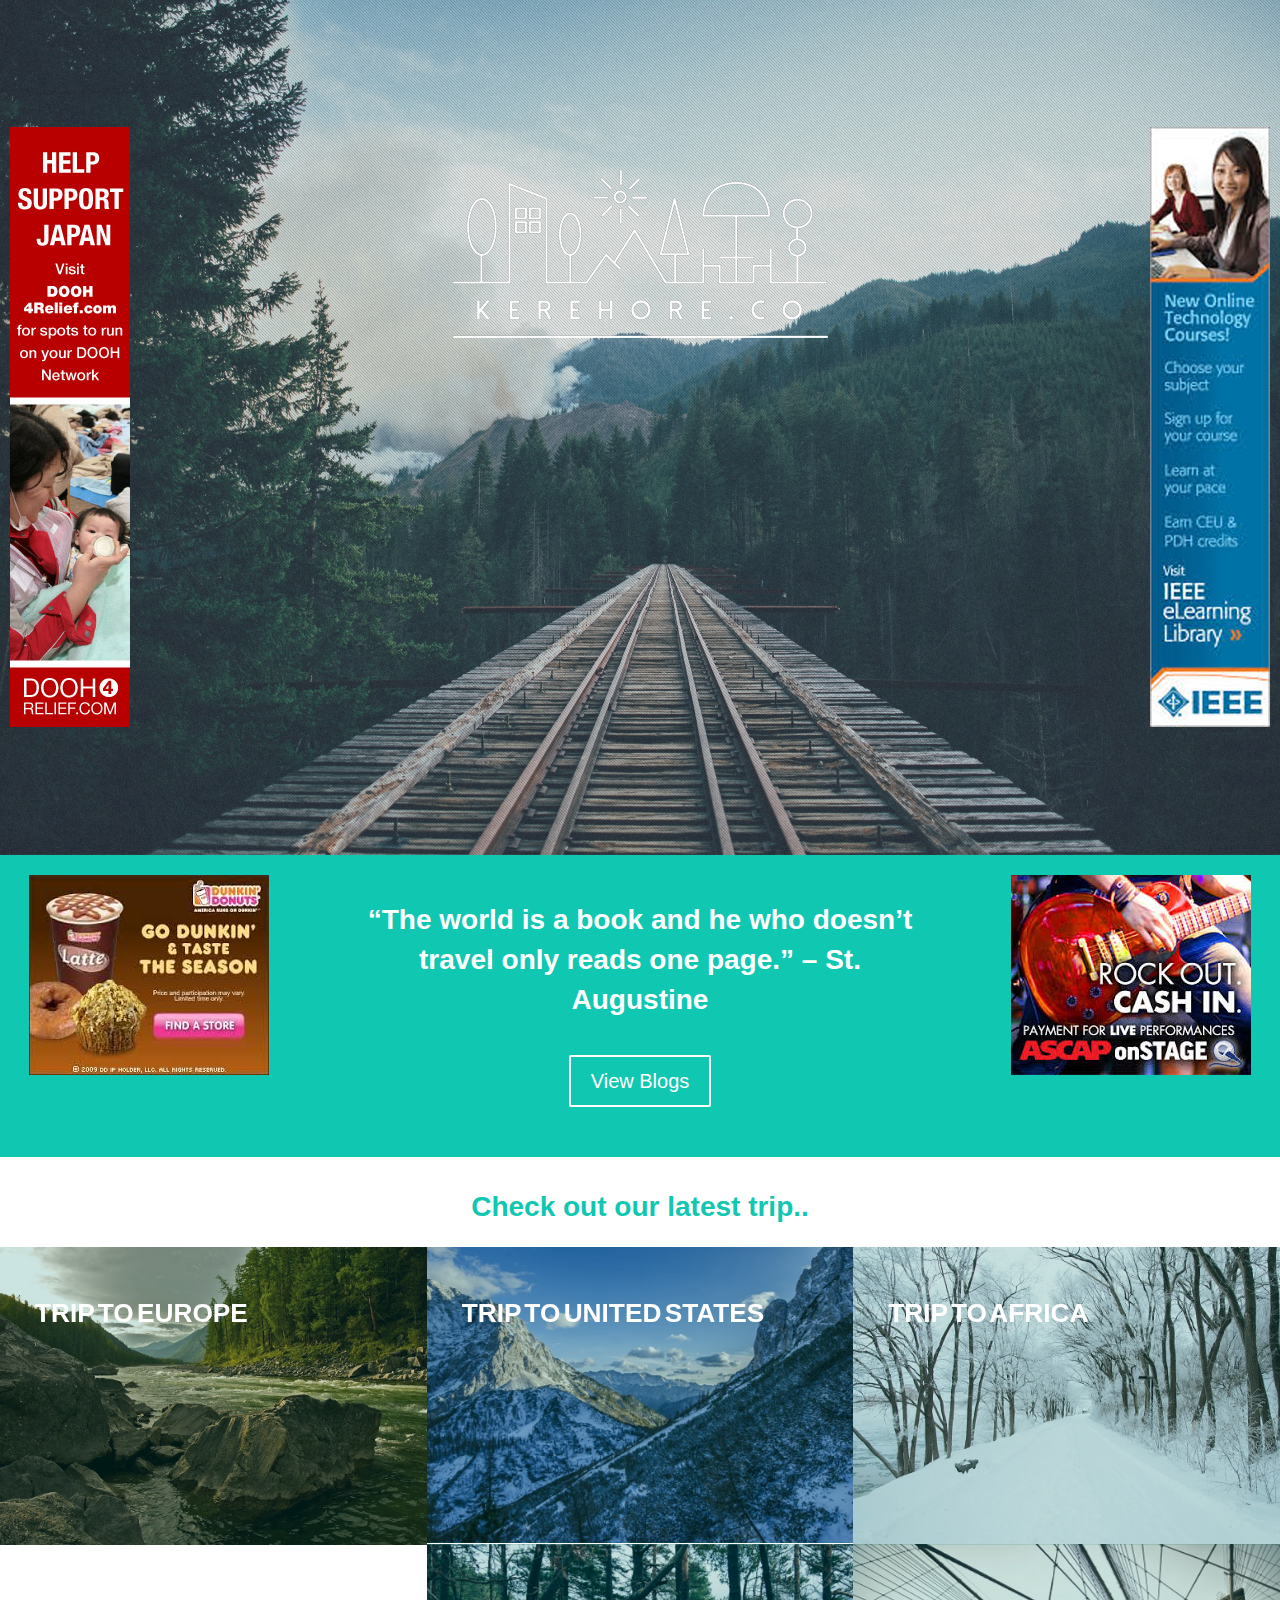
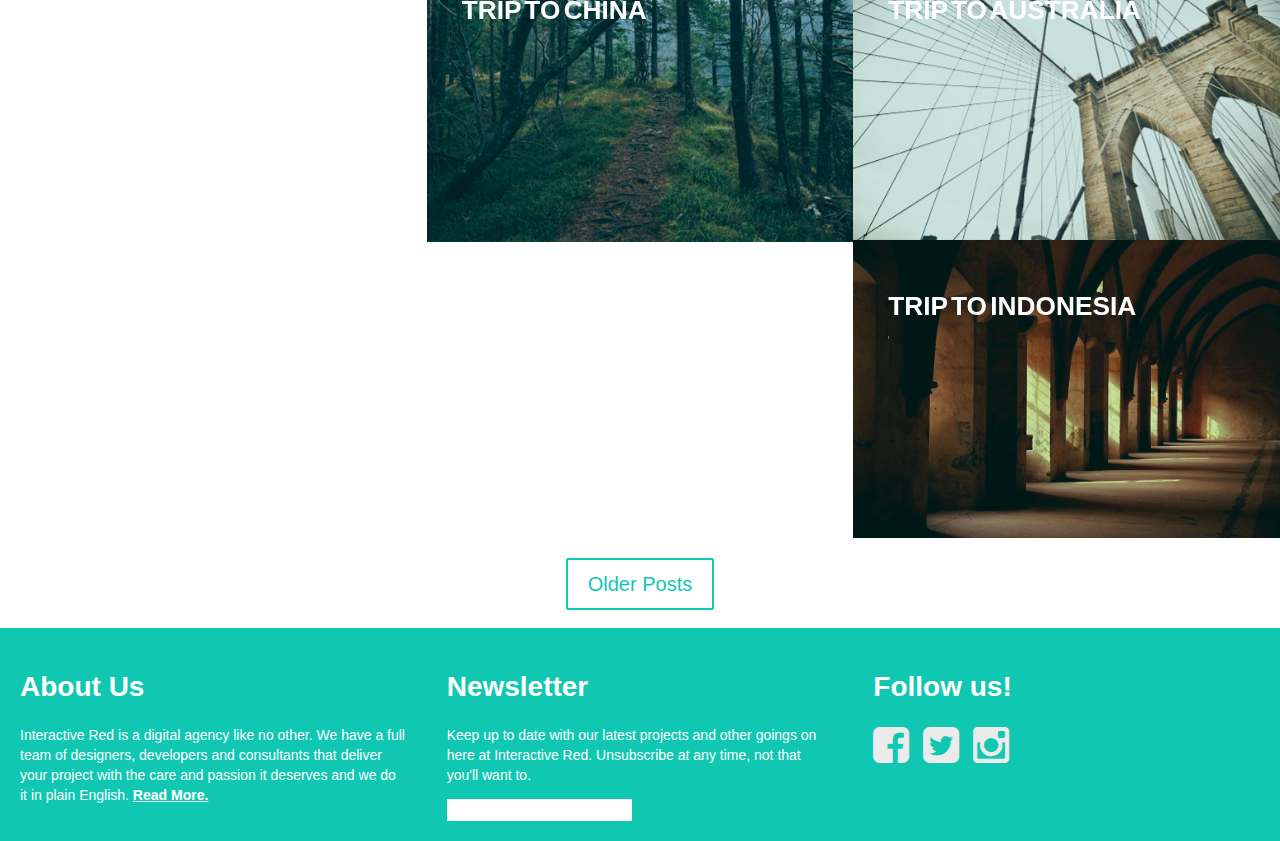
<file: index.html>
<!DOCTYPE html>
<html lang="en">
  <head>
    <meta charset="utf-8">
    <meta http-equiv="X-UA-Compatible" content="IE=edge">
    <meta name="viewport" content="width=device-width, initial-scale=1">
    <title>Travel Blog</title>

    <!-- Bootstrap -->
    <link href="css/normalize.css" rel="stylesheet">
    <link href="css/bootstrap.min.css" rel="stylesheet">
    <link href="css/set1.css" rel="stylesheet">
    <link href="css/animate.css" rel="stylesheet">
    <link href="css/default.css" rel="stylesheet">
    <link href="modules/slick/slick.css" rel="stylesheet"/>
    <link href="modules/font-awesome/css/font-awesome.min.css" rel="stylesheet">

  </head>
  <body>
    
    <header id="main_page">
      <div id="logo_container">
        <img class="wow fadeIn" src="img/kerehore.png" alt="logo">
      </div>
      <div id="background_pattern"></div>
      <div class="sky-ad-container" id="left_sky_ad">
        <img src="img/sky1.jpg">
      </div>
      <div class="sky-ad-container" id="right_sky_ad">
        <img src="img/sky2.jpg">
      </div>
      <div class="bg-slider">
        <div><img src="img/railroad-jackiepotorke.jpg"></div>
        <div><img src="img/deer-thomaslefebvre.jpg"></div>
        <div><img src="img/hills-jullianlavallee.jpg"></div>
        <div><img src="img/mountains-aleskrivec.jpg"></div>
      </div>

    </header>
    <section id="filler">
      <div class="row">
        <div class="col-lg-3 col-md-3">
          <div class="box-ad-container" id="left_box_ad">
            <img src="img/box1.jpg">
          </div>
        </div>
        <div class="col-lg-6 col-md-6">
          <div id="filler_content">
            <h1 class="wow bounceInLeft">“The world is a book and he who doesn’t travel only reads one page.” – St. Augustine</h1>
            <!--<h1 class="wow bounceInRight">“A good traveler has no fixed plans, and is not intent on arriving.” – Lao Tzu</h1> -->
            <a id="filler_button" class="wow flipInX" href="#">View Blogs</a>
          </div>
        </div>
        <div class="col-lg-3 col-md-3">
          <div class="box-ad-container" id="right_box_ad">
            <img src="img/box2.jpg">
          </div>
        </div>
      </div>
    </section>
    <section id="blog_post">
      <div class="bp-space">
        <h1 class="wow shake">Check out our latest trip..</h1>
      </div>
      <div class="row">
        <div class="col-lg-4 col-md-6 col-sm-12">
          <div class="grid">
            <figure class="effect-sarah">
              <img src="img/thumbnails/1.jpg" alt="img01"/>
              <figcaption>
                <h2><span>Trip to Europe</span></h2>
                <p>Lorem ipsum dolor sit amet, consectetuer adipiscing elit, sed diam nonummy nibh euismod tincidunt ut laoreet dolore magna aliquam erat volutpat.</p>
                <a href="blog.html">View more</a>
              </figcaption>         
            </figure>
          </div>
        </div>
        <div class="col-lg-4 col-md-6 col-sm-12">
          <div class="grid">
            <figure class="effect-sarah">
              <img src="img/thumbnails/2.jpg" alt="img01"/>
              <figcaption>
                <h2><span>Trip to United States</span></h2>
                <p>Lorem ipsum dolor sit amet, consectetuer adipiscing elit.</p>
                <a href="blog.html">View more</a>
              </figcaption>         
            </figure>
          </div>
        </div>
        <div class="col-lg-4 col-md-6 col-sm-12">
          <div class="grid">
            <figure class="effect-sarah">
              <img src="img/thumbnails/3.jpg" alt="img01"/>
              <figcaption>
                <h2><span>Trip to Africa</span></h2>
                <p>Lorem ipsum dolor sit amet, consectetuer adipiscing elit, sed diam nonummy nibh euismod tincidunt ut laoreet dolore magna aliquam erat volutpat.</p>
                <a href="blog.html">View more</a>
              </figcaption>         
            </figure>
          </div>
        </div>
        <div class="col-lg-4 col-md-6 col-sm-12">
          <div class="grid">
            <figure class="effect-sarah">
              <img src="img/thumbnails/4.jpg" alt="img01"/>
              <figcaption>
                <h2><span>Trip to China</span></h2>
                <p>Lorem ipsum dolor sit amet, consectetuer adipiscing elit.</p>
                <a href="blog.html">View more</a>
              </figcaption>         
            </figure>
          </div>
        </div>
        <div class="col-lg-4 col-md-6 col-sm-12">
        <div class="grid">
            <figure class="effect-sarah">
              <img src="img/thumbnails/5.jpg" alt="img01"/>
              <figcaption>
                <h2><span>Trip to Australia</span></h2>
                <p>Lorem ipsum dolor sit amet, consectetuer adipiscing elit, sed diam nonummy nibh euismod tincidunt ut laoreet dolore magna aliquam erat volutpat.</p>
                <a href="blog.html">View more</a>
              </figcaption>         
            </figure>
          </div>
        </div>
        <div class="col-lg-4 col-md-6 col-sm-12">
        <div class="grid">
            <figure class="effect-sarah">
              <img src="img/thumbnails/6.jpg" alt="img01"/>
              <figcaption>
                <h2><span>Trip to Indonesia</span></h2>
                <p>Lorem ipsum dolor sit amet, consectetuer adipiscing elit.</p>
                <a href="blog.html">View more</a>
              </figcaption>         
            </figure>
          </div>
        </div>
      </div>
      <div class="bp-space">
        <a href="#" id="blog_button" class="wow fadeIn">Older Posts</a>
      </div>
    </section>
    <footer>
      <div class="row">
        <div id="f_about" class="col-lg-4 col-md-4">
          <h1>About Us</h1>
          <p>Interactive Red is a digital agency like no other.

          We have a full team of designers, developers and consultants that deliver your project with the care and passion it deserves and we do it in plain English. <a href="#">Read More.</a>
          </p>
        </div>
        <div id="f_newsletter" class="col-lg-4 col-md-4">
          <h1>Newsletter</h1>
          <p>Keep up to date with our latest projects and other goings on here at Interactive Red. Unsubscribe at any time, not that you'll want to.</p>
          <form>
            <input type="email">
          </form>
        </div>
        <div id="f_follow" class="col-lg-4 col-md-4">
          <h1>Follow us!</h1>
          <a href="#"><i class="fa fa-facebook-square fa-3x"></i></a>
          <a href="#"><i class="fa fa-twitter-square fa-3x"></i></a>
          <a href="#"><i class="fa fa-instagram fa-3x"></i></a>
        </div>
      </div>
    </footer>

    <!-- jQuery (necessary for Bootstrap's JavaScript plugins) -->
    <!--<script src="https://ajax.googleapis.com/ajax/libs/jquery/1.11.1/jquery.min.js"></script> -->
    <!-- Include all compiled plugins (below), or include individual files as needed -->
    <script src="js/jquery-1.11.2.min.js"></script>
    <script src="js/bootstrap.min.js"></script>
    <script src="modules/slick/slick.min.js"></script>
    <script src="js/wow.min.js"></script>
    <script src="js/core.js"></script>
  </body>
</html>
</file>
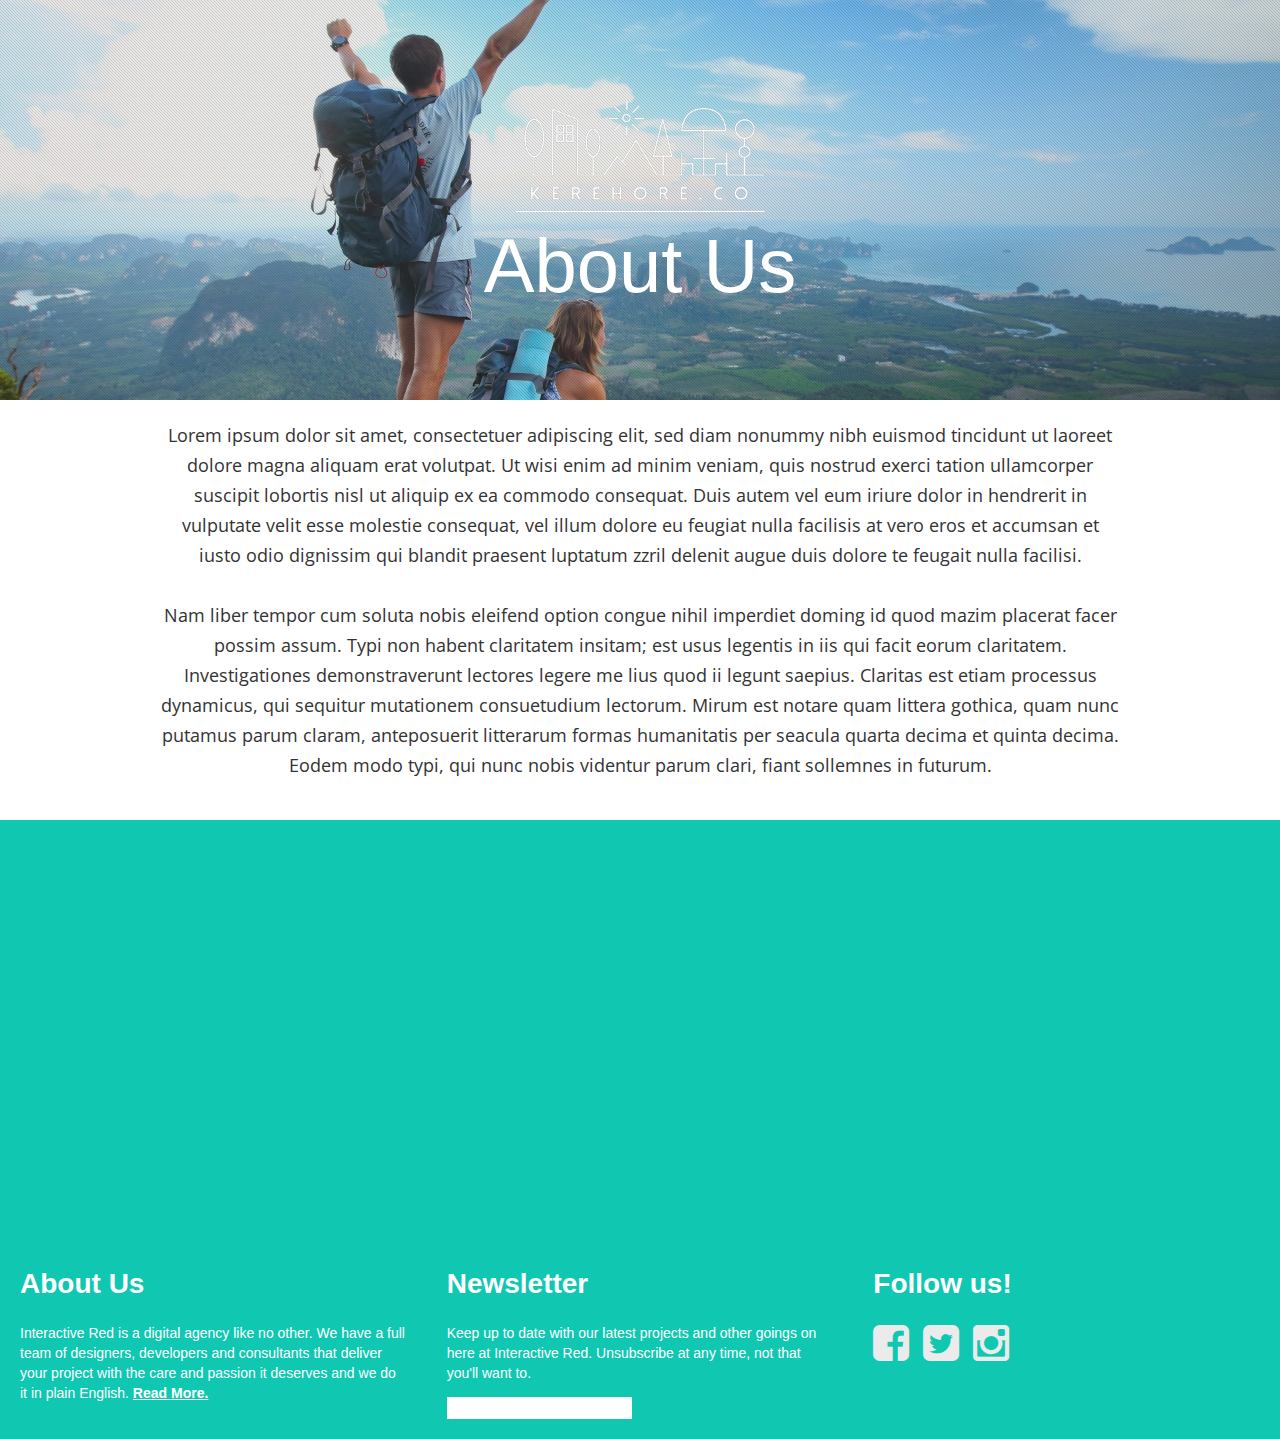
<file: about.html>
<!DOCTYPE html>
<html lang="en">
  <head>
    <meta charset="utf-8">
    <meta http-equiv="X-UA-Compatible" content="IE=edge">
    <meta name="viewport" content="width=device-width, initial-scale=1">
    <title>Travel Blog</title>

    <!-- Bootstrap -->
    <link href="css/normalize.css" rel="stylesheet">
    <link href="css/bootstrap.min.css" rel="stylesheet">
    <link href="css/animate.css" rel="stylesheet">
    <link href="css/set1.css" rel="stylesheet">
    <link href="css/about.css" rel="stylesheet">
    <link href="modules/slick/slick.css" rel="stylesheet"/>
    <link href="modules/font-awesome/css/font-awesome.min.css" rel="stylesheet">
    <link href='http://fonts.googleapis.com/css?family=Open+Sans' rel='stylesheet' type='text/css'>

  </head>
  <body>
    <section id="header">
        <div id="title_container">
            <div id="logo_container">
                <a href="index.html"><img src="img/kerehore.png" /></a>
            </div>
            <div id="post_title">
                About Us
            </div>
            <img class="title-element" src="img/headerabout.jpg" alt="hills"/>
            <div id="background_pattern"></div>
        </div>
    </section>      
    <section id="about_text_container">
      <div id="about_text">
        Lorem ipsum dolor sit amet, consectetuer adipiscing elit, sed diam nonummy nibh euismod tincidunt ut laoreet dolore magna aliquam erat volutpat. Ut wisi enim ad minim veniam, quis nostrud exerci tation ullamcorper suscipit lobortis nisl ut aliquip ex ea commodo consequat. Duis autem vel eum iriure dolor in hendrerit in vulputate velit esse molestie consequat, vel illum dolore eu feugiat nulla facilisis at vero eros et accumsan et iusto odio dignissim qui blandit praesent luptatum zzril delenit augue duis dolore te feugait nulla facilisi. <br/><br/>
        Nam liber tempor cum soluta nobis eleifend option congue nihil imperdiet doming id quod mazim placerat facer possim assum. Typi non habent claritatem insitam; est usus legentis in iis qui facit eorum claritatem. Investigationes demonstraverunt lectores legere me lius quod ii legunt saepius. Claritas est etiam processus dynamicus, qui sequitur mutationem consuetudium lectorum. Mirum est notare quam littera gothica, quam nunc putamus parum claram, anteposuerit litterarum formas humanitatis per seacula quarta decima et quinta decima. Eodem modo typi, qui nunc nobis videntur parum clari, fiant sollemnes in futurum.<br/>
      </div>
    </section>
    <section id="video_profile">
      <div id="video_container">
        <div class="embed-container">
          <iframe src='http://www.youtube.com/embed/m4Bm3cs9TFo' frameborder='0' allowfullscreen></iframe>
        </div>
      </div>
    </section>
    <footer>
      <div class="row">
        <div id="f_about" class="col-lg-4 col-md-4">
          <h1>About Us</h1>
          <p>Interactive Red is a digital agency like no other.

          We have a full team of designers, developers and consultants that deliver your project with the care and passion it deserves and we do it in plain English. <a href="#">Read More.</a>
          </p>
        </div>
        <div id="f_newsletter" class="col-lg-4 col-md-4">
          <h1>Newsletter</h1>
          <p>Keep up to date with our latest projects and other goings on here at Interactive Red. Unsubscribe at any time, not that you'll want to.</p>
          <form>
            <input type="email">
          </form>
        </div>
        <div id="f_follow" class="col-lg-4 col-md-4">
          <h1>Follow us!</h1>
          <a href="#"><i class="fa fa-facebook-square fa-3x"></i></a>
          <a href="#"><i class="fa fa-twitter-square fa-3x"></i></a>
          <a href="#"><i class="fa fa-instagram fa-3x"></i></a>
        </div>
      </div>
    </footer>
    <script src="js/jquery-1.11.2.min.js"></script>
    <script src="js/bootstrap.min.js"></script>
    <script src="modules/slick/slick.min.js"></script>
    <script src="js/wow.min.js"></script>
    <script src="js/blog.js"></script>
  </body>
</html>
</file>
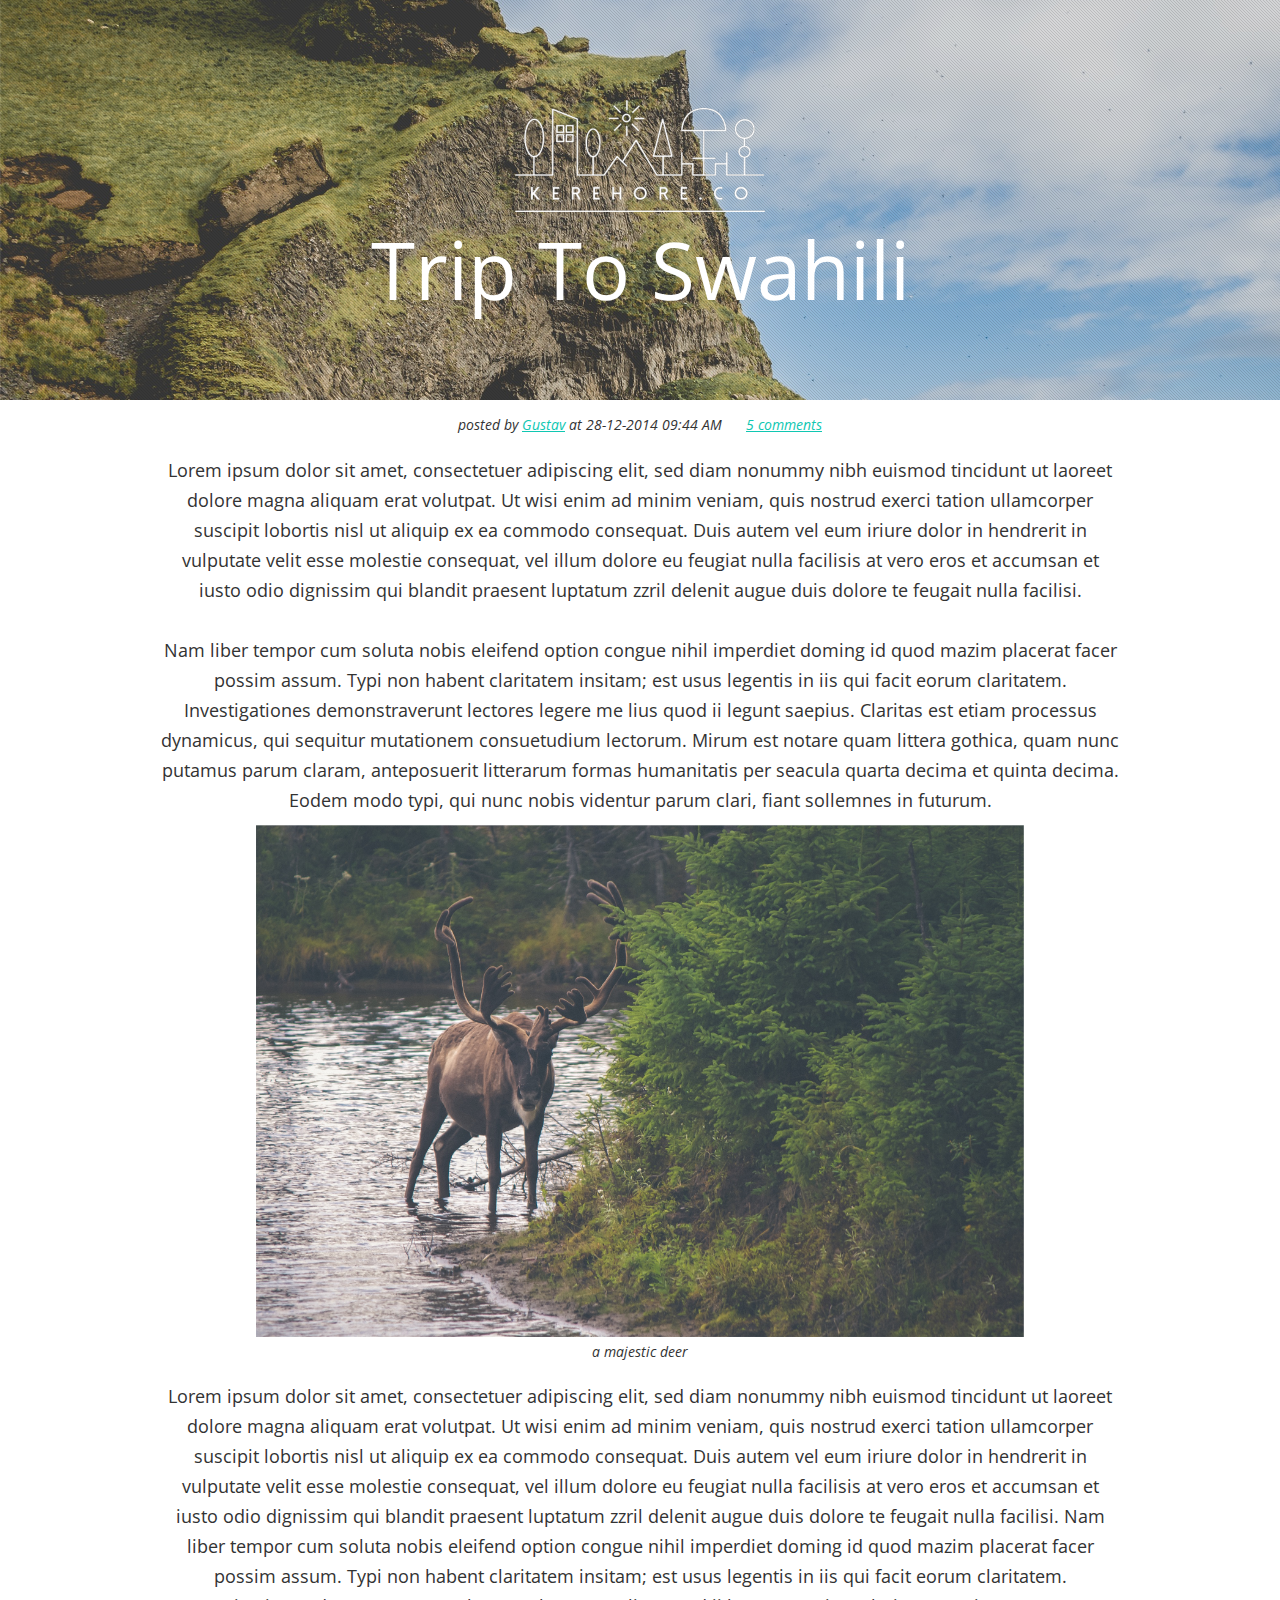
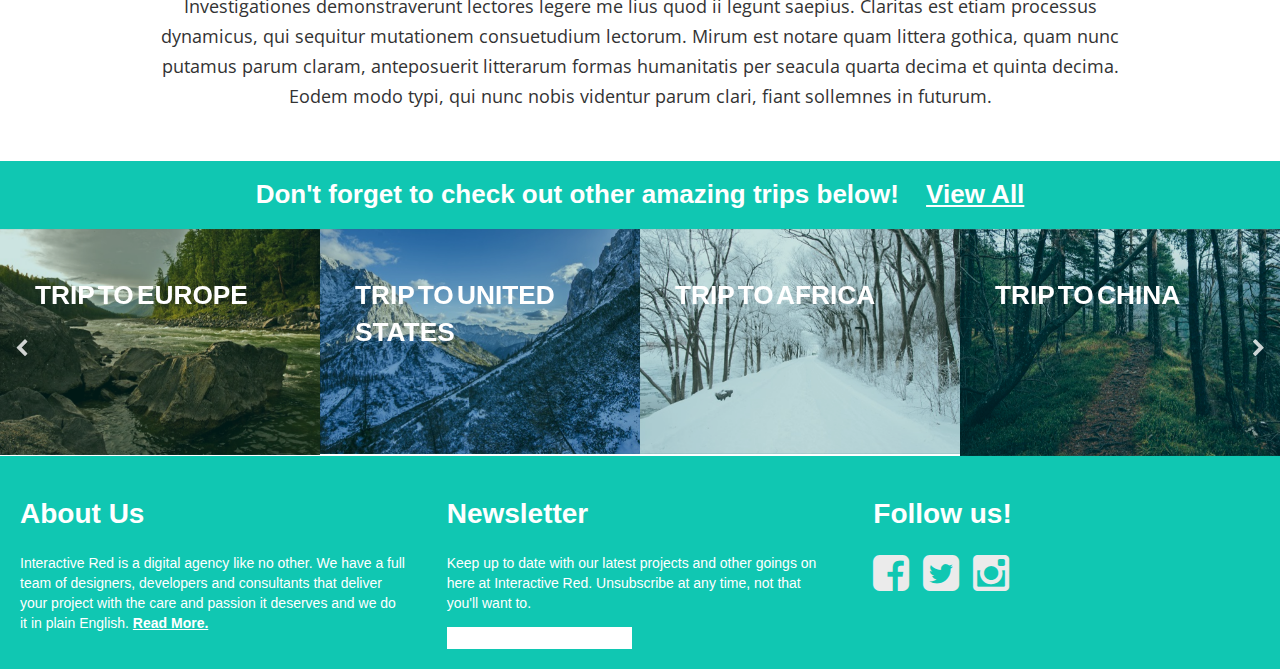
<file: blog.html>
<!DOCTYPE html>
<html lang="en">
  <head>
    <meta charset="utf-8">
    <meta http-equiv="X-UA-Compatible" content="IE=edge">
    <meta name="viewport" content="width=device-width, initial-scale=1">
    <title>Travel Blog</title>

    <!-- Bootstrap -->
    <link href="css/normalize.css" rel="stylesheet">
    <link href="css/bootstrap.min.css" rel="stylesheet">
    <link href="css/animate.css" rel="stylesheet">
    <link href="css/set1.css" rel="stylesheet">
    <link href="css/blog.css" rel="stylesheet">
    <link href="modules/slick/slick.css" rel="stylesheet"/>
    <link href="modules/font-awesome/css/font-awesome.min.css" rel="stylesheet">
    <link href='http://fonts.googleapis.com/css?family=Open+Sans' rel='stylesheet' type='text/css'>

  </head>
  <body>
    <section id="post">
        <div id="title_container">
            <div id="logo_container">
                <a href="index.html"><img src="img/kerehore.png" /></a>
            </div>
            <div id="post_title">
                Trip To Swahili
            </div>
            <img class="title-element" src="img/hills-jullianlavallee.jpg" alt="hills"/>
            <div id="background_pattern"></div>
        </div>
        <div id="post_container">
            <div id="post_metadata">
                <div id="meta_writer">posted by <span>Gustav</span> at 28-12-2014 09:44 AM</div>
                <div id="meta_comment">5 comments</div>
            </div>
            <div id="post_text">
                Lorem ipsum dolor sit amet, consectetuer adipiscing elit, sed diam nonummy nibh euismod tincidunt ut laoreet dolore magna aliquam erat volutpat. Ut wisi enim ad minim veniam, quis nostrud exerci tation ullamcorper suscipit lobortis nisl ut aliquip ex ea commodo consequat. Duis autem vel eum iriure dolor in hendrerit in vulputate velit esse molestie consequat, vel illum dolore eu feugiat nulla facilisis at vero eros et accumsan et iusto odio dignissim qui blandit praesent luptatum zzril delenit augue duis dolore te feugait nulla facilisi. <br/><br/>
                Nam liber tempor cum soluta nobis eleifend option congue nihil imperdiet doming id quod mazim placerat facer possim assum. Typi non habent claritatem insitam; est usus legentis in iis qui facit eorum claritatem. Investigationes demonstraverunt lectores legere me lius quod ii legunt saepius. Claritas est etiam processus dynamicus, qui sequitur mutationem consuetudium lectorum. Mirum est notare quam littera gothica, quam nunc putamus parum claram, anteposuerit litterarum formas humanitatis per seacula quarta decima et quinta decima. Eodem modo typi, qui nunc nobis videntur parum clari, fiant sollemnes in futurum.<br/>
                <img src="img/deer-thomaslefebvre.jpg" /><br/>
                <p id="img_desc">a majestic deer</p>
                Lorem ipsum dolor sit amet, consectetuer adipiscing elit, sed diam nonummy nibh euismod tincidunt ut laoreet dolore magna aliquam erat volutpat. Ut wisi enim ad minim veniam, quis nostrud exerci tation ullamcorper suscipit lobortis nisl ut aliquip ex ea commodo consequat. Duis autem vel eum iriure dolor in hendrerit in vulputate velit esse molestie consequat, vel illum dolore eu feugiat nulla facilisis at vero eros et accumsan et iusto odio dignissim qui blandit praesent luptatum zzril delenit augue duis dolore te feugait nulla facilisi. Nam liber tempor cum soluta nobis eleifend option congue nihil imperdiet doming id quod mazim placerat facer possim assum. Typi non habent claritatem insitam; est usus legentis in iis qui facit eorum claritatem. Investigationes demonstraverunt lectores legere me lius quod ii legunt saepius. Claritas est etiam processus dynamicus, qui sequitur mutationem consuetudium lectorum. Mirum est notare quam littera gothica, quam nunc putamus parum claram, anteposuerit litterarum formas humanitatis per seacula quarta decima et quinta decima. Eodem modo typi, qui nunc nobis videntur parum clari, fiant sollemnes in futurum.
            </div>
        </div>
    </section>
    <div id="carousel_title">
        Don't forget to check out other amazing trips below! <span>View All</span>
    </div>
    <div class="post-carousel">
        <i id="left_arrow" class="fa fa-chevron-left fa-lg"></i>
        <i id="right_arrow" class="fa fa-chevron-right fa-lg"></i>
        <div class="post-carousel-item">
            <div class="grid">
            <figure class="effect-sarah">
              <img src="img/thumbnails/1.jpg" alt="img01"/>
              <figcaption>
                <h2><span>Trip to Europe</span></h2>
                <p>Lorem ipsum dolor sit amet, consectetuer adipiscing elit, sed diam nonummy nibh euismod tincidunt ut laoreet dolore magna aliquam erat volutpat.</p>
              </figcaption>         
            </figure>
          </div>
        </div>
        <div class="post-carousel-item">
            <div class="grid">
            <figure class="effect-sarah">
              <img src="img/thumbnails/2.jpg" alt="img01"/>
              <figcaption>
                <h2><span>Trip to United States</span></h2>
                <p>Lorem ipsum dolor sit amet, consectetuer adipiscing elit.</p>
              </figcaption>         
            </figure>
          </div>
        </div>
        <div class="post-carousel-item">
            <div class="grid">
            <figure class="effect-sarah">
              <img src="img/thumbnails/3.jpg" alt="img01"/>
              <figcaption>
                <h2><span>Trip to Africa</span></h2>
                <p>Lorem ipsum dolor sit amet, consectetuer adipiscing elit, sed diam nonummy nibh euismod tincidunt ut laoreet dolore magna aliquam erat volutpat.</p>
              </figcaption>         
            </figure>
          </div>
        </div>
        <div class="post-carousel-item">
            <div class="grid">
            <figure class="effect-sarah">
              <img src="img/thumbnails/4.jpg" alt="img01"/>
              <figcaption>
                <h2><span>Trip to China</span></h2>
                <p>Lorem ipsum dolor sit amet, consectetuer adipiscing elit.</p>
              </figcaption>         
            </figure>
          </div>
        </div>
        <div class="post-carousel-item">
            <div class="grid">
            <figure class="effect-sarah">
              <img src="img/thumbnails/5.jpg" alt="img01"/>
              <figcaption>
                <h2><span>Trip to Australia</span></h2>
                <p>Lorem ipsum dolor sit amet, consectetuer adipiscing elit, sed diam nonummy nibh euismod tincidunt ut laoreet dolore magna aliquam erat volutpat.</p>
              </figcaption>         
            </figure>
          </div>
        </div>
        <div class="post-carousel-item">
            <div class="grid">
            <figure class="effect-sarah">
              <img src="img/thumbnails/6.jpg" alt="img01"/>
              <figcaption>
                <h2><span>Trip to Indonesia</span></h2>
                <p>Lorem ipsum dolor sit amet, consectetuer adipiscing elit.</p>
              </figcaption>         
            </figure>
          </div>
        </div>
        </div>
    </div>
    <footer>
      <div class="row">
        <div id="f_about" class="col-lg-4 col-md-4">
          <h1>About Us</h1>
          <p>Interactive Red is a digital agency like no other.

          We have a full team of designers, developers and consultants that deliver your project with the care and passion it deserves and we do it in plain English. <a href="#">Read More.</a>
          </p>
        </div>
        <div id="f_newsletter" class="col-lg-4 col-md-4">
          <h1>Newsletter</h1>
          <p>Keep up to date with our latest projects and other goings on here at Interactive Red. Unsubscribe at any time, not that you'll want to.</p>
          <form>
            <input type="email">
          </form>
        </div>
        <div id="f_follow" class="col-lg-4 col-md-4">
          <h1>Follow us!</h1>
          <a href="#"><i class="fa fa-facebook-square fa-3x"></i></a>
          <a href="#"><i class="fa fa-twitter-square fa-3x"></i></a>
          <a href="#"><i class="fa fa-instagram fa-3x"></i></a>
        </div>
      </div>
    </footer>
    <script src="js/jquery-1.11.2.min.js"></script>
    <script src="js/bootstrap.min.js"></script>
    <script src="modules/slick/slick.min.js"></script>
    <script src="js/wow.min.js"></script>
    <script src="js/blog.js"></script>
  </body>
</html>
</file>
<file: css/set1.css>
@font-face {
	font-weight: normal;
	font-style: normal;
	font-family: 'feathericons';
	src:url('../fonts/feathericons/feathericons.eot?-8is7zf');
	src:url('../fonts/feathericons/feathericons.eot?#iefix-8is7zf') format('embedded-opentype'),
		url('../fonts/feathericons/feathericons.woff?-8is7zf') format('woff'),
		url('../fonts/feathericons/feathericons.ttf?-8is7zf') format('truetype'),
		url('../fonts/feathericons/feathericons.svg?-8is7zf#feathericons') format('svg');
}

.grid {
	position: relative;
	width: 100%;
	list-style: none;
	text-align: center;
}

/* Common style */
.grid figure {
	position: relative;
	float: left;
	overflow: hidden;
	width: 100%;
	max-height: 300px;
	background: #44CFCB;
	text-align: center;
}

.grid figure img {
	position: relative;
	display: block;
	min-height: 100%;
	max-width: 100%;
	opacity: 0.8;
}

.grid figure figcaption {
	padding: 2em;
	color: #fff;
	text-transform: uppercase;
	font-size: 1.25em;
	-webkit-backface-visibility: hidden;
	backface-visibility: hidden;
}

.grid figure figcaption::before,
.grid figure figcaption::after {
	pointer-events: none;
}

.grid figure figcaption,
.grid figure figcaption > a {
	position: absolute;
	top: 0;
	left: 0;
	width: 100%;
	height: 100%;
}

/* Anchor will cover the whole item by default */
/* For some effects it will show as a button */
.grid figure figcaption > a {
	z-index: 1000;
	text-indent: 200%;
	white-space: nowrap;
	font-size: 0;
	opacity: 0;
}

.grid figure h2 {
	word-spacing: -0.15em;
	font-weight: 300;
	cursor: pointer;
}

.grid figure h2 span {
	font-weight: 800;
}

.grid figure h2,
.grid figure p {
	margin: 0;
}

.grid figure p {
	letter-spacing: 1px;
	font-size: 68.5%;
}

/*---------------*/
/***** Sarah *****/
/*---------------*/

figure.effect-sarah {
	background: #00796B;
}

figure.effect-sarah img {
	max-width: none;
	width: -webkit-calc(100% + 20px);
	width: calc(100% + 20px);
	-webkit-transition: opacity 0.35s, -webkit-transform 0.35s;
	transition: opacity 0.35s, transform 0.35s;
	-webkit-transform: translate3d(-10px,0,0);
	transform: translate3d(-10px,0,0);
	-webkit-backface-visibility: hidden;
	backface-visibility: hidden;
	overflow: hidden;
}

figure.effect-sarah:hover img {
	opacity: 0.4;
	-webkit-transform: translate3d(0,0,0);
	transform: translate3d(0,0,0);
}

figure.effect-sarah figcaption {
	text-align: left;
}

figure.effect-sarah h2 {
	position: relative;
	overflow: hidden;
	padding: 0.5em 0;
}

figure.effect-sarah h2::after {
	position: absolute;
	bottom: 0;
	left: 0;
	width: 100%;
	height: 3px;
	background: #fff;
	content: '';
	-webkit-transition: -webkit-transform 0.35s;
	transition: transform 0.35s;
	-webkit-transform: translate3d(-100%,0,0);
	transform: translate3d(-100%,0,0);
}

figure.effect-sarah:hover h2::after {
	-webkit-transform: translate3d(0,0,0);
	transform: translate3d(0,0,0);
}

figure.effect-sarah p {
	padding: 1em 0;
	opacity: 0;
	-webkit-transition: opacity 0.35s, -webkit-transform 0.35s;
	transition: opacity 0.35s, transform 0.35s;
	-webkit-transform: translate3d(100%,0,0);
	transform: translate3d(100%,0,0);
}

figure.effect-sarah:hover p {
	opacity: 1;
	-webkit-transform: translate3d(0,0,0);
	transform: translate3d(0,0,0);
}

@media screen and (max-width: 50em) {
	.content {
		padding: 0 10px;
		text-align: center;
	}
	.grid figure {
		display: inline-block;
		float: none;
		margin: 0px auto;
		width: 100%;
	}
}
</file>
<file: css/default.css>
body, html {
	height: 100%;
}
body {
	overflow-x: hidden;
}
footer {
	background-color: #10C7B2;
	color: #ffffff;
	min-height: 100px;
	width: 100%;
}
section {
	vertical-align: top;
}
#background_pattern {
	background-image: url(../img/pattern.png);
	position: absolute;
	opacity: 0.4;
	left: 0px;
	top: 0px;
	width: 100%;
	height: 100%;
	z-index: 1999;
}
.bg-slider img{
	max-height: 100%;
	width: 100%;
}
.box-ad-container {
	margin-top: 20px;
	margin-bottom: 20px;
}
.box-ad-container img {
	cursor: pointer;
}
.bp-space {
	text-align: center;
	min-height: 90px;
}
.bp-space h1 {
	margin: 0;
	padding: 30px 0 0 0;
}

#blog_button {
	color: #10C7B2;
	font-size: 20px;
	text-decoration: none;
	padding: 10px 20px;
	border: 2px solid #10C7B2;
	border-radius: 2px;
	display: inline-block;
	margin-top: 20px;
	transition: all 300ms linear;
}
#blog_button:hover,
#blog_button:focus {
	background-color: #10C7B2;
	color: #fff;
}
#blog_post {
	color: #10C7B2;
}
#blog_post .col-lg-4,
#blog_post .col-md-6,
footer .col-lg-4 {
	margin: 0;
	padding: 0;
}
#blog_post .row,
footer .row  {
	margin: 0;
}
#filler {
	background-color: #10C7B2;
	color: #ffffff;
	width: 100%;
	text-align: center;
}
#filler h1 {
	margin: 0;
	padding: 15px;
}
#filler_button {
	color: #fff;
	font-size: 20px;
	text-decoration: none;
	padding: 10px 20px;
	border: 2px solid #fff;
	border-radius: 2px;
	display: inline-block;
	margin: 20px 0px;
	transition: all 300ms linear;
}
#filler_button:hover,
#filler_button:focus {
	background-color: #fff;
	color: #10C7B2;
}
#filler_content {
	margin: 0 auto;
	padding: 30px 15px;
	max-width: 1200px;
}
#f_about p a {
	color: #fff;
	text-decoration: underline;
	font-weight: bold;
}
#f_follow i {
	margin-right: 10px;
	color: #EBEBEB;
}
#f_follow i:hover,
#f_follow i:focus {
	color: #fff;
}
#f_newsletter input {
	border: none;
	color: #00796B;
}
#f_about, #f_newsletter, #f_follow {
	padding: 20px;
}
#left_box_ad {
	text-align: center;
}
#left_sky_ad {
	left: 10px;
}
#logo_container {
	top: 33%;
	position: absolute;
	z-index: 2000;
	left: 50%;
}
#logo_container img{
	position: relative;
	left: -50%;
	top: -112px;
}
#main_page {
	max-height: 100%;
	width: 100%;
	overflow: hidden;
	position: relative;
}
#right_box_ad {
	text-align: center;
}
#right_sky_ad {
	right: 10px;
}
.sky-ad-container {
	position: absolute;
	top: 50%;
	z-index: 2000;
}
.sky-ad-container img {
	position: relative;
	top: -300px;
	cursor: pointer;
}
</file>
<file: css/about.css>
#about_text_container {
	background-color: #fff;
	font-family: 'Open Sans', sans-serif;
}
#about_text {
	font-size: 18px;
	max-width: 960px;
	margin: 0px auto;
	padding-bottom: 50px;
	text-align: center;
	line-height: 30px;
	padding-top: 20px;
	padding-bottom: 40px;
}
#background_pattern {
	background-image: url(../img/pattern.png);
	position: absolute;
	opacity: 0.4;
	left: 0px;
	top: 0px;
	width: 100%;
	height: 100%;
	z-index: 6;
}
body {
	background-color: #10C7B2;
}
#carousel_title {
	background-color: #10C7B2;
	color: #fff;
	font-size: 26px;	
	font-weight: bold;
	padding-top: 15px;
	padding-bottom: 15px;
	text-align: center;
}
#carousel_title span {
	margin-left: 20px;
	text-decoration: underline;
	cursor: pointer;
}
footer {
	background-color: #10C7B2;
	color: #ffffff;
	min-height: 100px;
	width: 100%;
}
footer .col-lg-4 {
	margin: 0;
	padding: 0;
}
footer .row  {
	margin: 0;
}
#f_about p a {
	color: #fff;
	text-decoration: underline;
	font-weight: bold;
}
#f_follow i {
	margin-right: 10px;
	color: #EBEBEB;
}
#f_follow i:hover,
#f_follow i:focus {
	color: #fff;
}
#f_newsletter input {
	border: none;
	color: #00796B;
}
#f_about, #f_newsletter, #f_follow {
	padding: 20px;
}
img.title-element {
	top: -40%;
	left: 0;
	width: 1366px;
	z-index: 5;
}
#logo_container {
	position: relative;
	z-index: 7;
	margin-top: 100px;
}
#logo_container img {
	width: 250px;
}
#meta_writer, #meta_comment {
	display: inline;
}
#meta_comment {
	text-decoration: underline;
	font-style: italic;
	color: #10C7B2;
	cursor: pointer;
	padding-left: 10px;
}
#meta_writer {
	font-style: italic;
	padding-right: 10px;
}
#meta_writer span{
	color: #10C7B2;
	cursor: pointer;
	text-decoration: underline;
}
.post-carousel {
	max-height: 300px;
	overflow: hidden;
	background-color: #fff;
	position: relative;
}
.post-carousel i {
	position: absolute;
	z-index: 2000;
	color: #fff;
	opacity: 0.8;
}
.post-carousel i:hover {
	opacity: 1.0;
	cursor: pointer;
}
.post-carousel #left_arrow {
 	left: 15px;
 	top: 50%;
}
.post-carousel #right_arrow {
	right: 15px;
	top: 50%;
}
#post {
	background-color: #fff;
	font-family: 'Open Sans', sans-serif;
}
#post_metadata {
	margin-top: 15px;
	margin-bottom: 20px;
	text-align: center;
}
#post_text {
	font-size: 18px;
	width: 960px;
	margin: 0px auto;
	padding-bottom: 50px;
	text-align: center;
	line-height: 30px;
}
#post_text img {
	width: 800px;
	margin-top: 10px;
}
#post_text #img_desc {
	font-style: italic;
	font-size: 80%;
	margin-top: 0px !important;
}
#post_title {
	position: relative;
	font-size: 76px;
	color: #fff;
	z-index: 7;
}
#title_container {
	position: relative;
	height: 400px;
	overflow: hidden;
	text-align: center;
}
.title-element {
	position: absolute;
	top: 0px;
	left: 0px;
	overflow: hidden;
}
.embed-container { 
	position: relative; 
	padding-bottom: 56.25%; 
	height: 0; 
	overflow: hidden; 
	max-width: 100%; 
} 
.embed-container iframe, 
.embed-container object, 
.embed-container embed { 
	position: absolute; 
	top: 0; 
	left: 0; 
	width: 100%; 
	height: 100%; 
}
#video_background {
	min-width: 100%;
	min-height: 100%;
	position: absolute;
	bottom: 0px;
	left: 0px;
	z-index: -1000;
}
#video_container {
	max-width: 720px;
	margin: 0px auto;
}
#video_profile {
	text-align: center;
}
</file>
<file: css/blog.css>
#background_pattern {
	background-image: url(../img/pattern.png);
	position: absolute;
	opacity: 0.4;
	left: 0px;
	top: 0px;
	width: 100%;
	height: 100%;
	z-index: 6;
}
body {
	background-color: #10C7B2;
}
#carousel_title {
	background-color: #10C7B2;
	color: #fff;
	font-size: 26px;	
	font-weight: bold;
	padding-top: 15px;
	padding-bottom: 15px;
	text-align: center;
}
#carousel_title span {
	margin-left: 20px;
	text-decoration: underline;
	cursor: pointer;
}
footer {
	background-color: #10C7B2;
	color: #ffffff;
	min-height: 100px;
	width: 100%;
}
footer .col-lg-4 {
	margin: 0;
	padding: 0;
}
footer .row  {
	margin: 0;
}
#f_about p a {
	color: #fff;
	text-decoration: underline;
	font-weight: bold;
}
#f_follow i {
	margin-right: 10px;
	color: #EBEBEB;
}
#f_follow i:hover,
#f_follow i:focus {
	color: #fff;
}
#f_newsletter input {
	border: none;
	color: #00796B;
}
#f_about, #f_newsletter, #f_follow {
	padding: 20px;
}
img.title-element {
	top: -40%;
	left: 0;
	width: 1366px;
	z-index: 5;
}
#logo_container {
	position: relative;
	z-index: 7;
	margin-top: 100px;
}
#logo_container img {
	width: 250px;
}
#meta_writer, #meta_comment {
	display: inline;
}
#meta_comment {
	text-decoration: underline;
	font-style: italic;
	color: #10C7B2;
	cursor: pointer;
	padding-left: 10px;
}
#meta_writer {
	font-style: italic;
	padding-right: 10px;
}
#meta_writer span{
	color: #10C7B2;
	cursor: pointer;
	text-decoration: underline;
}
.post-carousel {
	max-height: 300px;
	overflow: hidden;
	background-color: #fff;
	position: relative;
}
.post-carousel i {
	position: absolute;
	z-index: 2000;
	color: #fff;
	opacity: 0.8;
}
.post-carousel i:hover {
	opacity: 1.0;
	cursor: pointer;
}
.post-carousel #left_arrow {
 	left: 15px;
 	top: 50%;
}
.post-carousel #right_arrow {
	right: 15px;
	top: 50%;
}
#post {
	background-color: #fff;
	font-family: 'Open Sans', sans-serif;
}
#post_metadata {
	margin-top: 15px;
	margin-bottom: 20px;
	text-align: center;
}
#post_text {
	font-size: 18px;
	max-width: 960px;
	margin: 0px auto;
	padding-bottom: 50px;
	text-align: center;
	line-height: 30px;
}
#post_text img {
	max-width: 80%;
	margin-top: 10px;
}
#post_text #img_desc {
	font-style: italic;
	font-size: 80%;
	margin-top: 0px !important;
}
#post_title {
	position: relative;
	font-size: 80px;
	color: #fff;
	z-index: 7;
}
#title_container {
	position: relative;
	height: 400px;
	overflow: hidden;
	text-align: center;
}
.title-element {
	position: absolute;
}
</file>
